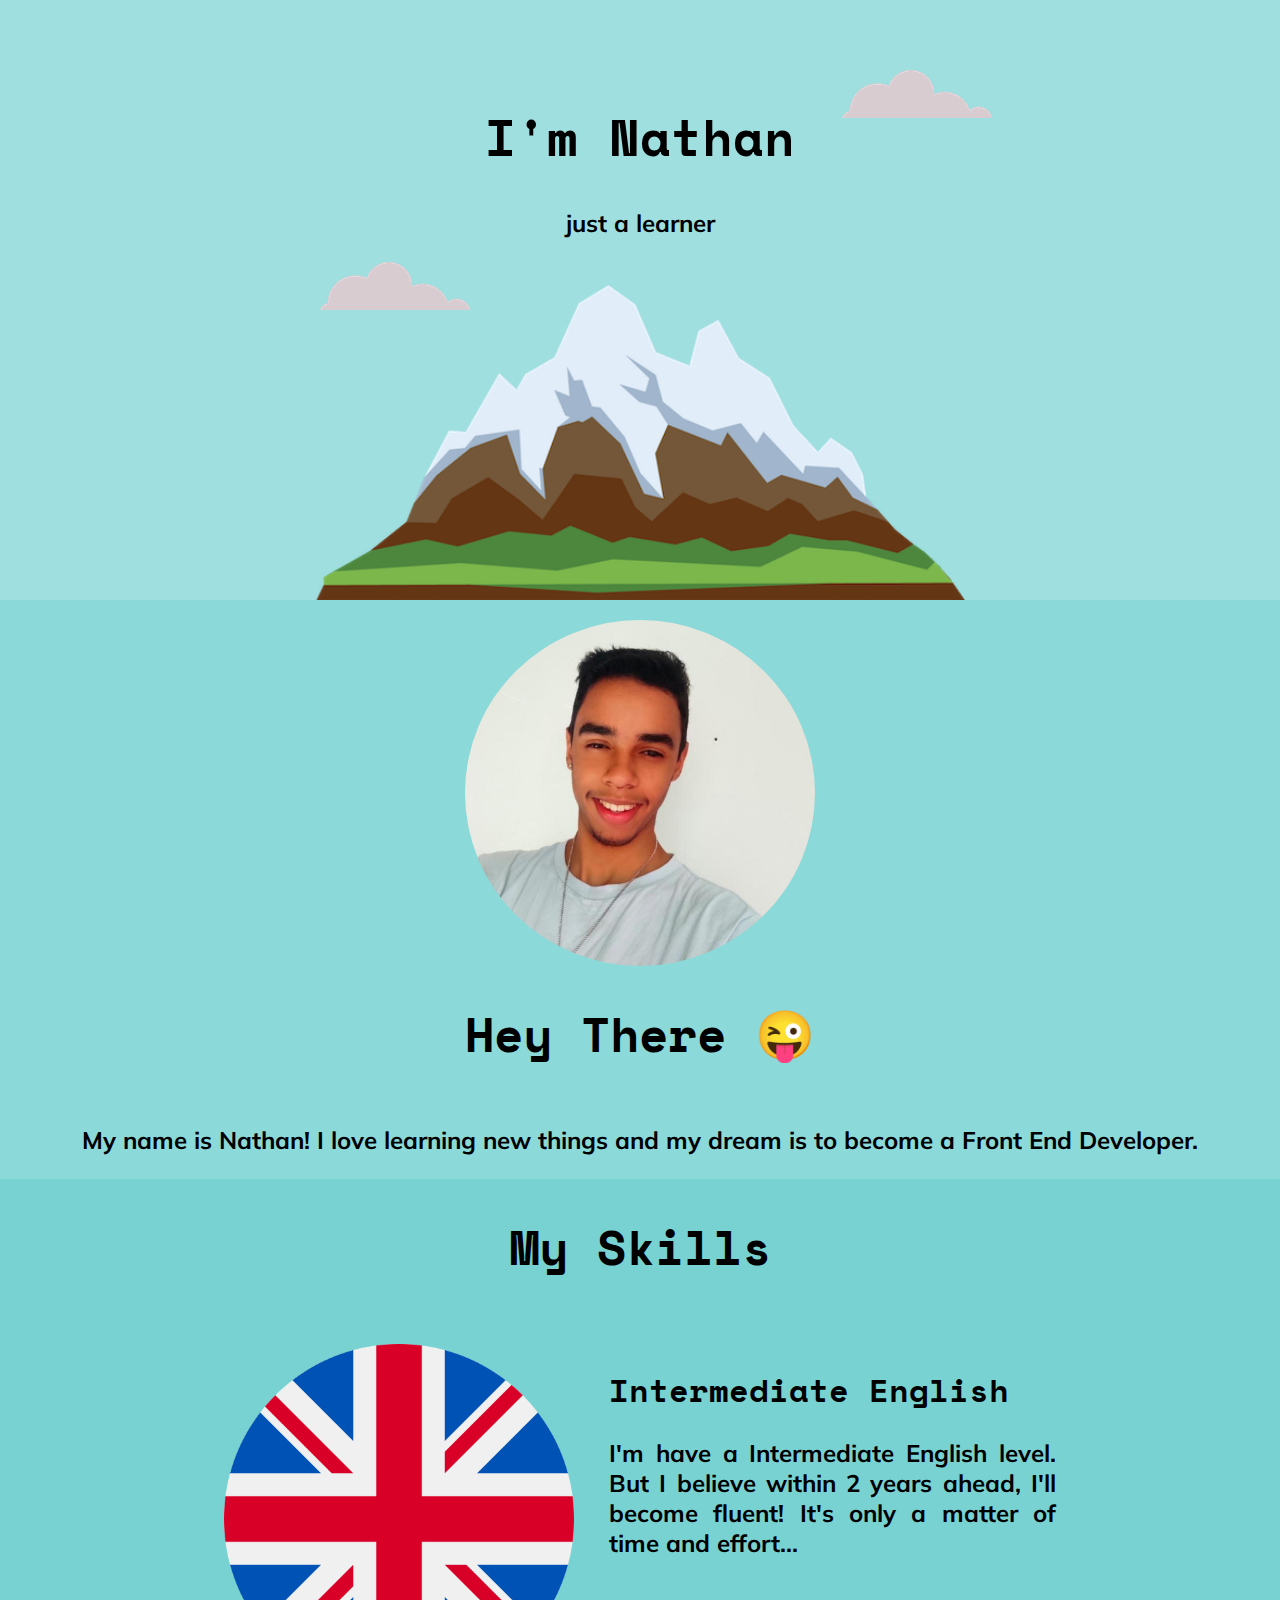
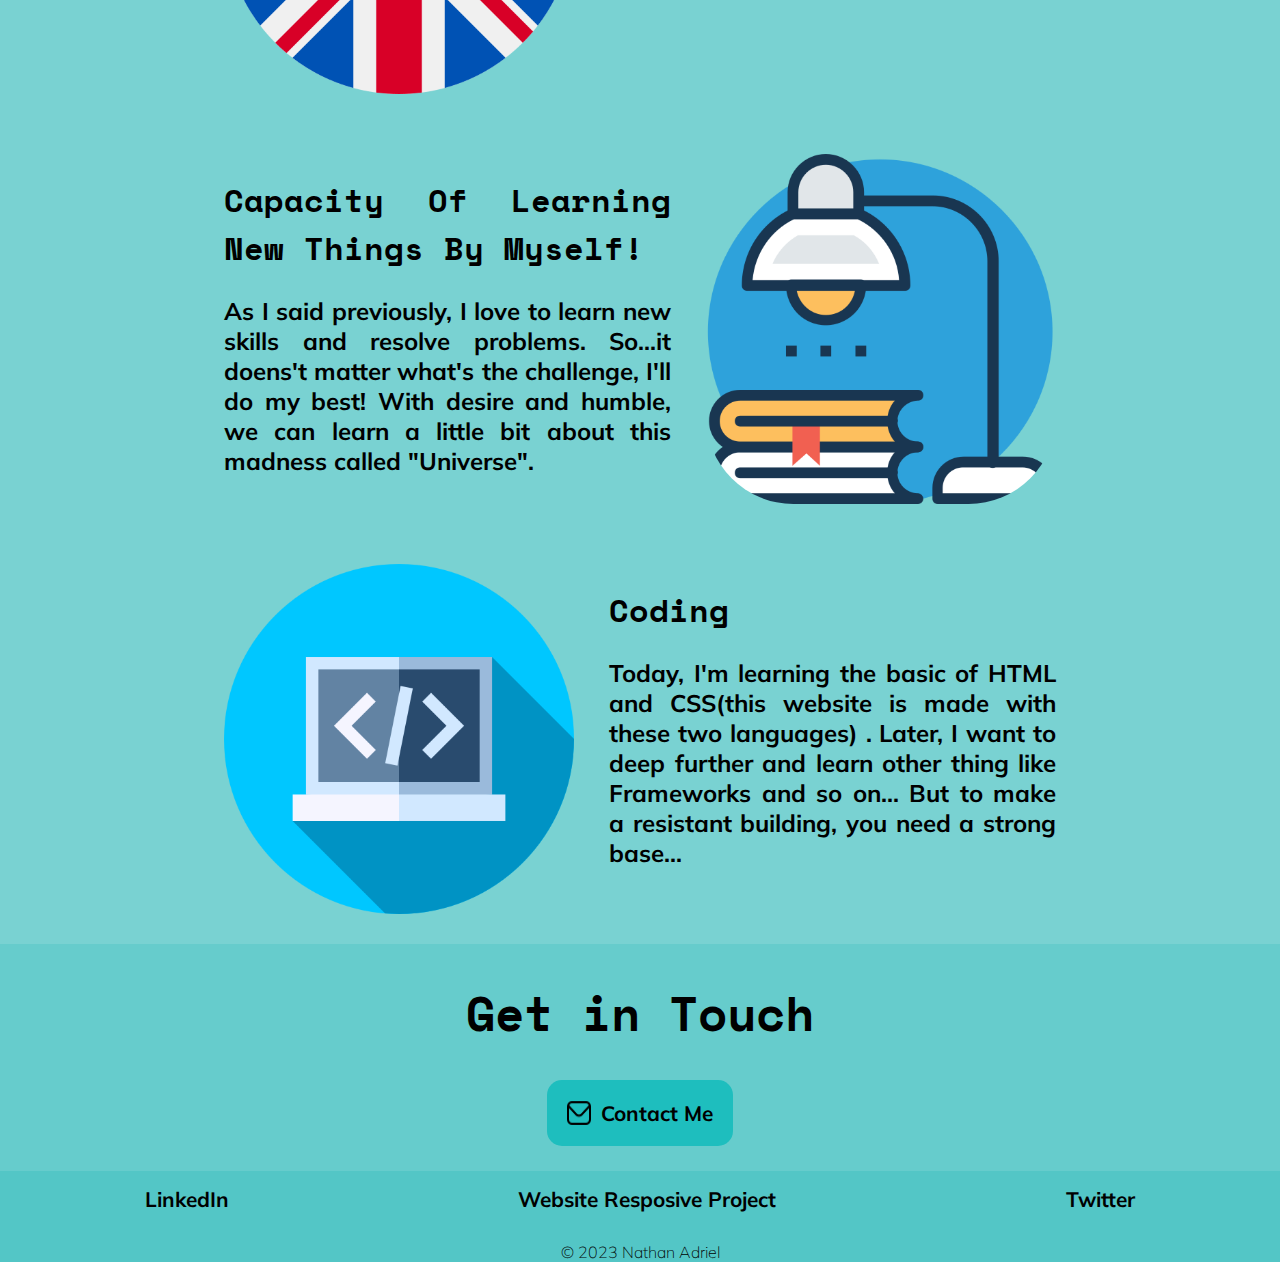
<file: index.html>
<!DOCTYPE html>
<html lang="en">
  <head>
    <meta charset="UTF-8" />
    <meta name="viewport" content="width=device-width, initial-scale=1.0" />
    <title>Nathan Adriel</title>
    <link
      href="https://fonts.googleapis.com/css2?family=Space+Mono&display=swap"
      rel="stylesheet"
    />
    <link
      href="https://fonts.googleapis.com/css2?family=Mulish:wght@300&display=swap"
      rel="stylesheet"
    />
    <link rel="stylesheet" href="index.css" />
    <link rel="icon" href="./images/faviconblack.ico" />
  </head>
  <body>
    <div class="container">
      <header>
        <div class="header">
          <h1>I'm Nathan</h1>
          <p>just a learner</p>
          <img class="cloud-one" src="./images/cloud.png" alt="cloud-img" />
          <img class="cloud-two" src="./images/cloud.png" alt="cloud-img" />
        </div>
      </header>

      <section>
        <div class="section-one">
          <img src="./images/myphoto.jpg" alt="myphoto-img" />
          <h1>Hey There 😜</h1>
          <p>
            My name is Nathan! I love learning new things and my dream is to
            become a Front End Developer.
          </p>
        </div>
      </section>

      <section>
        <div class="skills">
          <h1>My Skills</h1>
            <div class="section-two">
                <img
                  class="float-left"
                  src="./images/united-kingdom.png"
                  alt="english-img"
                />
                <h1>Intermediate English</h1>
                <p>
                  I'm have a Intermediate English level. But I believe within 2
                  years ahead, I'll become fluent! It's only a matter of time and
                  effort...
                </p>
              </div>

            <div class="section-three">
                <img class="float-right" src="./images/study.png" alt="study-img" />
                <h1>Capacity Of Learning New Things By Myself!</h1>
                <p>
                  As I said previously, I love to learn new skills and resolve
                  problems. So...it doens't matter what's the challenge, I'll do my
                  best! With desire and humble, we can learn a little bit about this
                  madness called "Universe".
                </p>
              </div>

          <div class="section-four">
            <img
              class="float-left"
              src="./images/programming.png"
              alt="programming"
            />
            <h1>Coding</h1>
            <p>
              Today, I'm learning the basic of HTML and CSS(this website is made
              with these two languages) . Later, I want to deep further and
              learn other thing like Frameworks and so on... But to make a
              resistant building, you need a strong base...
            </p>
          </div>
        </div>
      </section>

      <section>
        <div class="section-five">
          <h1>Get in Touch</h1>
          <div>
            <a href="mailto:nathanadriel12@gmail.com"
              ><span class="btn"
                ><img src="./images/envelope.png" alt="" />Contact Me</span
              ></a
            >
          </div>
        </div>
      </section>

      <footer>
        <div class="footer">
          <div class="footer-links">
            <a
              href="https://www.linkedin.com/in/nathan-anki-2986ba263/"
              target="blank"
              >LinkedIn</a
            >
            <a
              href="https://nathanadriel.github.io/Site-Responsivo/"
              target="_blank"
              >Website Resposive Project</a
            >
            <a href="https://twitter.com/nathanadriel12" target="blank"
              >Twitter</a
            >
          </div>
          <p class="bottom-paragraph">© 2023 Nathan Adriel</p>
        </div>
      </footer>
    </div>
  </body>
</html>
</file>
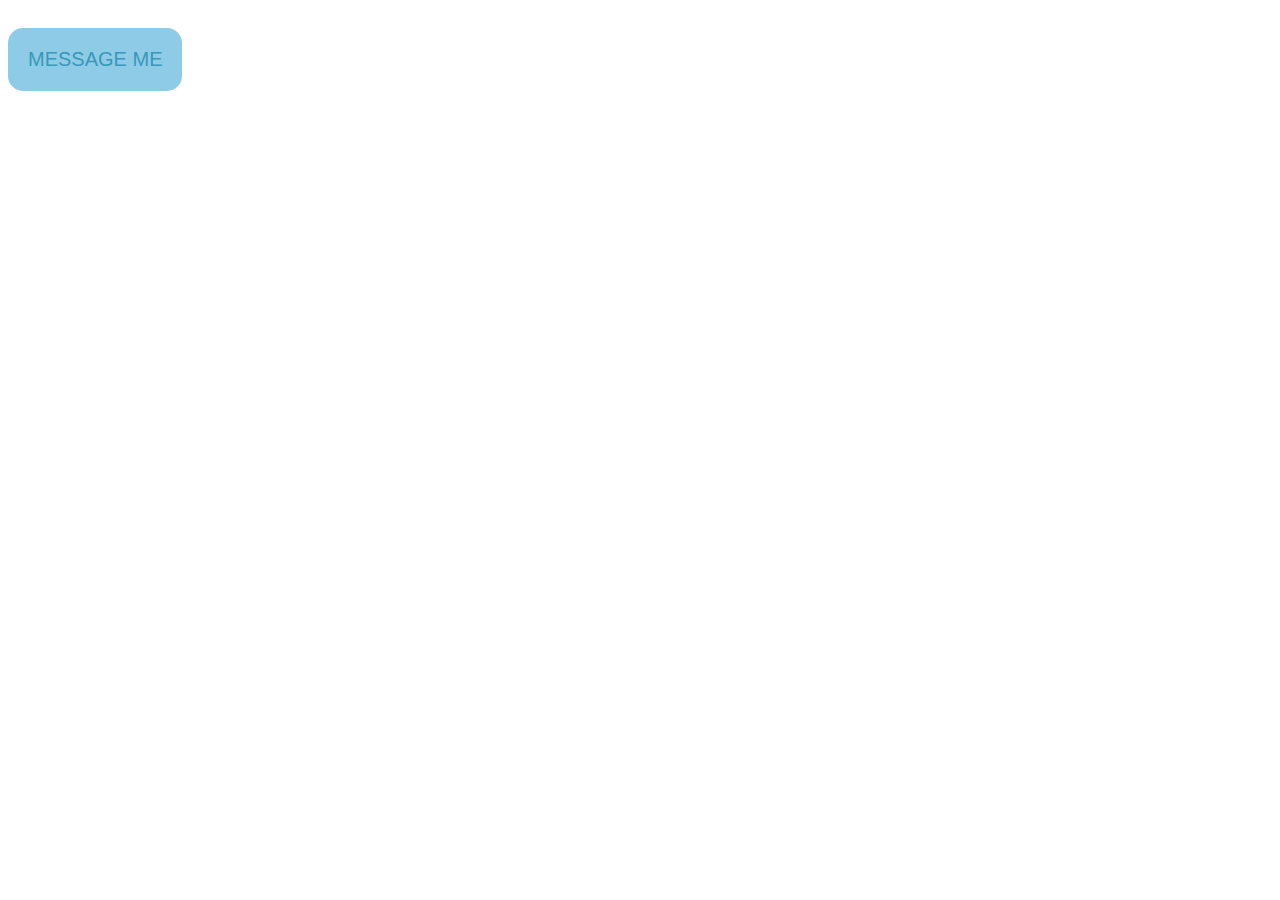
<file: images/butao.html>
<!DOCTYPE html>
<html lang="en">
<head>
    <meta charset="UTF-8">
    <meta http-equiv="X-UA-Compatible" content="IE=edge">
    <meta name="viewport" content="width=device-width, initial-scale=1.0">
    <title>butao</title>
    <style>
.btn {
  -webkit-border-radius: 15;
  -moz-border-radius: 15;
  border-radius: 15px;
  font-family: Arial;
  color: #3A98B9;
  font-size: 20px;
  background: #8DCBE6;
  padding: 20px 20px 20px 20px;
  text-decoration: none;
  text-align: center;
  display: inline-block;
  margin-bottom: 35px;
  transition: 0.5s;
}
.btn a {
    text-decoration: none;
    color: #3A98B9;
}
.btn:hover {
    background: #3cb0fd;
  text-decoration: none;
}
    </style>
</head>
<body>
<p class="btn"><a href="mailto:nathanadriel12@gmail.com">MESSAGE ME</a></p>
</body>
</html>
</file>
<file: index.css>
.container {
    display: flex;
    flex-flow: row wrap;
    text-align: center;
    font-weight: bold;
}
.container > * {
    flex: 1 100%;
}
h1 {
    font-family: 'Space Mono', monospace;
    font-size: 3rem;
    text-align: center;
}
p {
    font-family: 'Mulish', sans-serif;
    font-size: 1.5rem;
    text-align: center;
}
body {
    margin: 0;
}


/* ======= HEADER ======== */

.header {
    height: 600px;
    background: hsl(180, 50%, 75%) url(./images/mountain.png) no-repeat 50% bottom;
    background-size: 650px;
    position: relative;
}
.header h1 {
    padding-top: 100px;
    margin-top: 0;
    transition: font-size 0.5s ease-out;
}
.header h1:hover {
    font-size: 3.15rem;
}
.header img.cloud-one {
    position: absolute;
    left: 20rem;
    transition: transform 1s ease;
}
.header img.cloud-two {
    position: absolute;
    top: 70px;
    right: 18rem;
    transition: transform 1s ease;
}
.header img.cloud-one:hover, .header img.cloud-two:hover {
    transform: translate(0, -15px) scale(1.25);
}

/* ======= HEADER ======== */


/* ======= SECTION 1 ======== */

.section-one {
    background-color: hsl(180, 50%, 70%);
    text-align: center;
    display: flex;
    flex-flow: column wrap;
    justify-content: center;
    align-items: center;
}
.section-one img {
    margin-top: 20px;
    width: 350px;
    border-radius: 50%;
    transition: width 1s ease;
}
.section-one img:hover {
    width: 360px;
}

/* ======= SECTION 1 ======== */


/* ======= SECTION 2 ======== */

.skills {
    background-color: hsl(180, 50%, 65%);
    display: flex;
    flex-flow: column wrap;
    justify-content: center;
    align-items: center;
}
.skills img {
    width: 350px;
    border-radius: 25%;
    transition: transform 1s ease;
}
.skills img:hover {
    transform: scale(1.05);
}
.skills > div {
    margin: 30px auto;
    width: 65%;
}
.skills > div h1 {
    font-size: 2rem;
    text-align: justify;
}
.skills > div p {
    font-size: 1.5rem;
    text-align: justify;
}
.float-left {
    float: left;
    margin-right: 35px;
}
.float-right {
    float: right;
    margin-left: 35px;
}

/* ======= SECTION 2 ======== */


/* ======= SECTION 3 ======== */

.section-five {
    background-color: hsl(180, 50%, 60%);
    display: flex;
    flex-flow: column nowrap;
    align-items: center;
    padding-bottom: 25px;
}
.btn {
    display: flex;
    flex-flow: row wrap;
    background-color: hsl(180, 73%, 43%);
    gap: 0 10px;
    padding: 20px;
    border-radius: 15px;
    transition: all 1s ease;
}
.btn:hover {
    transform: scale(1.05);
    background: hsl(180, 95%, 25%);
}

/* ======= SECTION 3 ======== */


/* ======= FOOTER ======== */
.footer {
    background-color: hsl(180, 50%, 55%);
}
.footer-links {
    padding-top: 15px;
    display: flex;
    flex-flow: row wrap;
    justify-content: space-around;
}
.footer-links a:hover {
    text-decoration: underline;
}
a {
    text-decoration: none;
    color: black;
    font-family: 'Mulish', sans-serif;
    font-size: 1.3rem;
}
.bottom-paragraph {
    font-size: 1rem;
    margin: 0;
    padding-top: 30px;
    font-weight: 100;
}
/* ======= FOOTER ======= */

/* ======= MEDIA QUERIE ======= */
@media (max-width: 650px) {
    .header {
        height: 600px;
        background: hsl(180, 50%, 75%) url(./images/mountain.png) no-repeat 50% bottom;
        background-size: 100%;
        position: relative;
    }
    .header h1 {
        padding-top: 100px;
        margin-top: 0;
        transition: font-size 0.5s ease-out;
    }
    .header h1:hover {
        font-size: 3.15rem;
    }
    .header img.cloud-one {
        width: 100px;
        position: absolute;
        left: 1rem;
        transition: transform 1s ease;
    }
    .header img.cloud-two {
        width: 100px;
        position: absolute;
        top: 70px;
        right: 1rem;
        transition: transform 1s ease;
    }
    .header img.cloud-one:hover, .header img.cloud-two:hover {
        transform: translate(0, -15px) scale(1.25);
    }

    /*===================*/

    .section-one {
        background-color: hsl(180, 50%, 70%);
        text-align: center;
        display: flex;
        flex-flow: column wrap;
        justify-content: center;
        align-items: center;
    }
    .section-one img {
        margin-top: 20px;
        width: 60%;
        border-radius: 50%;
        transition: width 1s ease;
    }
    .section-one img:hover {
        width: calc(60% + 20px);
    }
    /*===================*/
    .skills {
        background-color: hsl(180, 50%, 65%);
        display: flex;
        flex-flow: column wrap;
        justify-content: center;
        align-items: center;
    }
    .skills img {
        width: 75%;
        border-radius: 25%;
        transition: transform 1s ease;
    }
    .skills img:hover {
        transform: scale(1.05);
    }
    .skills > div {
        margin: 30px auto;
        width: 65%;
    }
    .skills > div h1 {
        font-size: 2rem;
        text-align: center;
    }
    .skills > div p {
        font-size: 1.5rem;
        text-align: justify;
    }
    .float-left {
        float: none;
    }
    .float-right {
        float: none;
    }
    /*===================*/
    .footer {
        background-color: hsl(180, 50%, 55%);
    }
    .footer-links {
        padding-top: 15px;
        display: flex;
        flex-flow: column wrap;
        gap: 10px 0;
        justify-content: space-between;
    }
    .footer-links a:hover {
        text-decoration: underline;
    }
    a {
        text-decoration: none;
        color: black;
        font-family: 'Mulish', sans-serif;
        font-size: 1.3rem;
    }
    .bottom-paragraph {
        font-size: 1rem;
        margin: 0;
        padding-top: 30px;
        font-weight: 100;
    }
}
/* ======= MEDIA QUERIE ======= */
</file>
